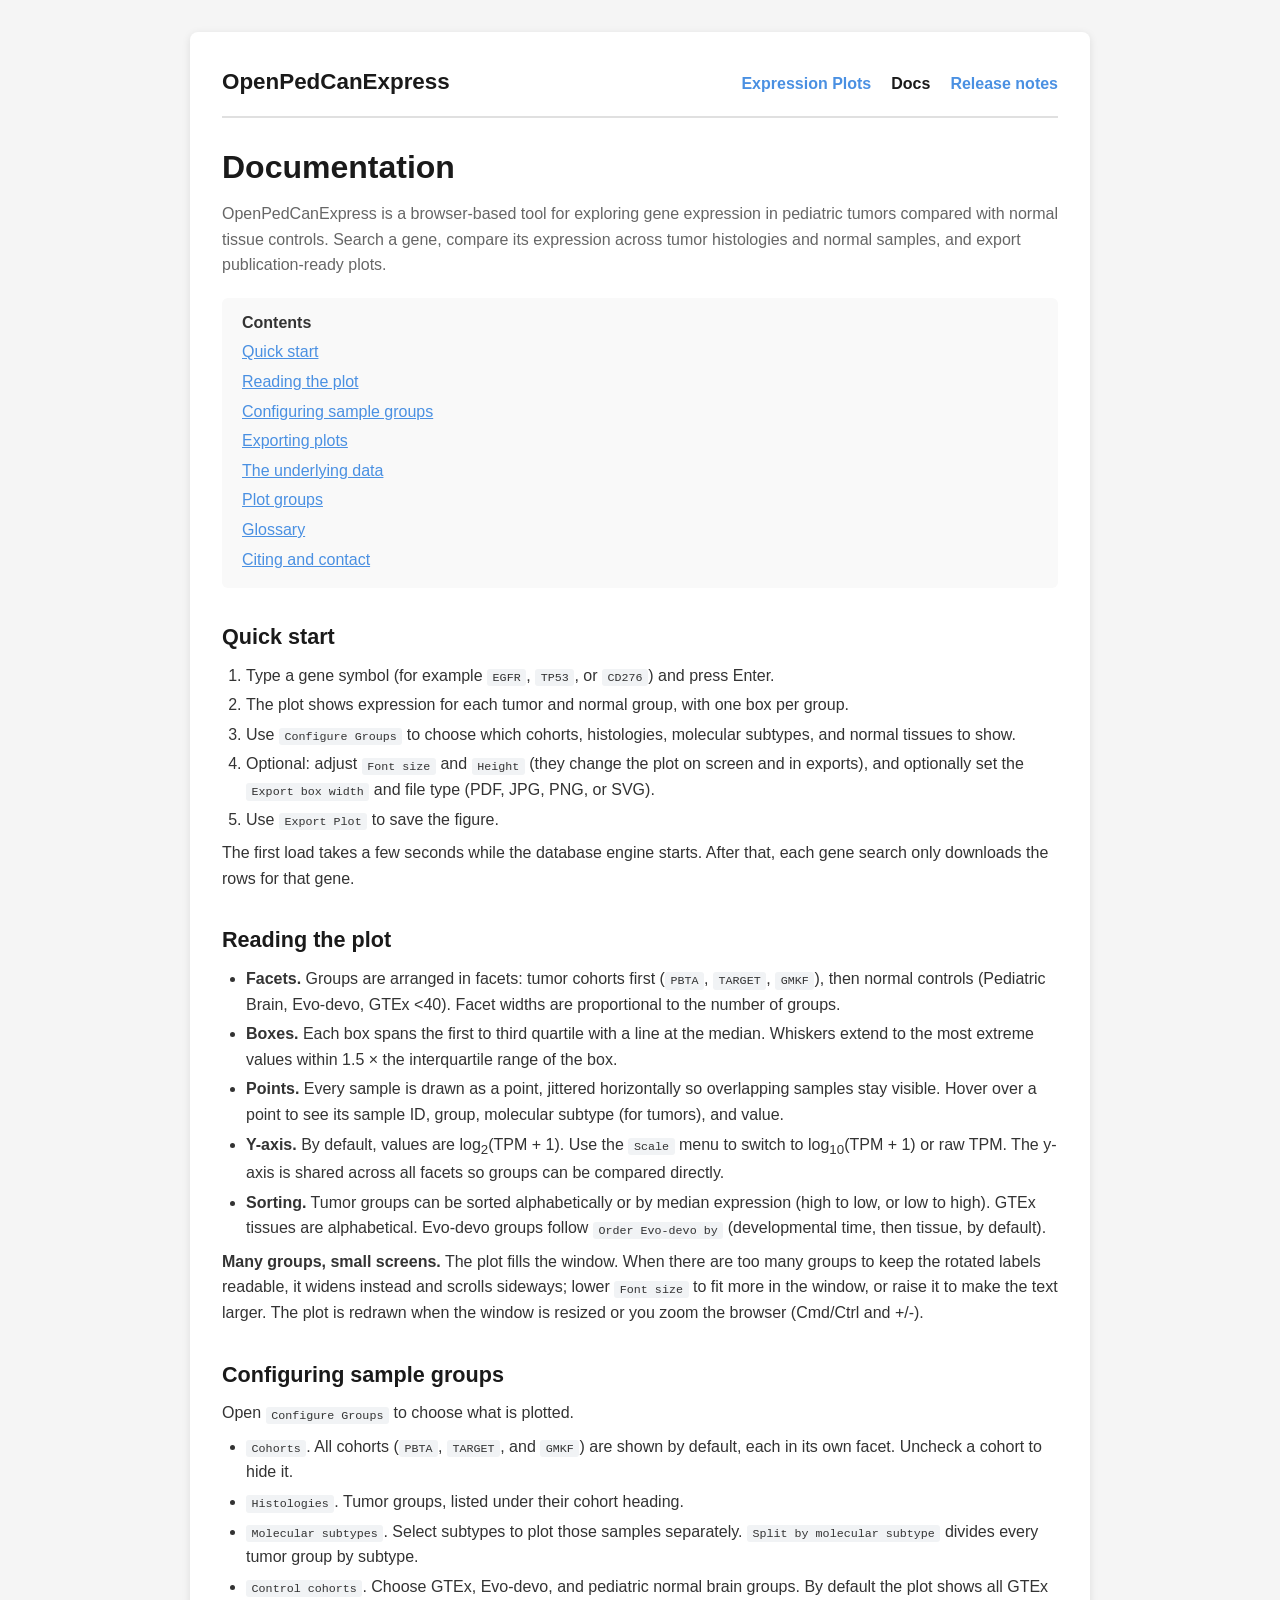
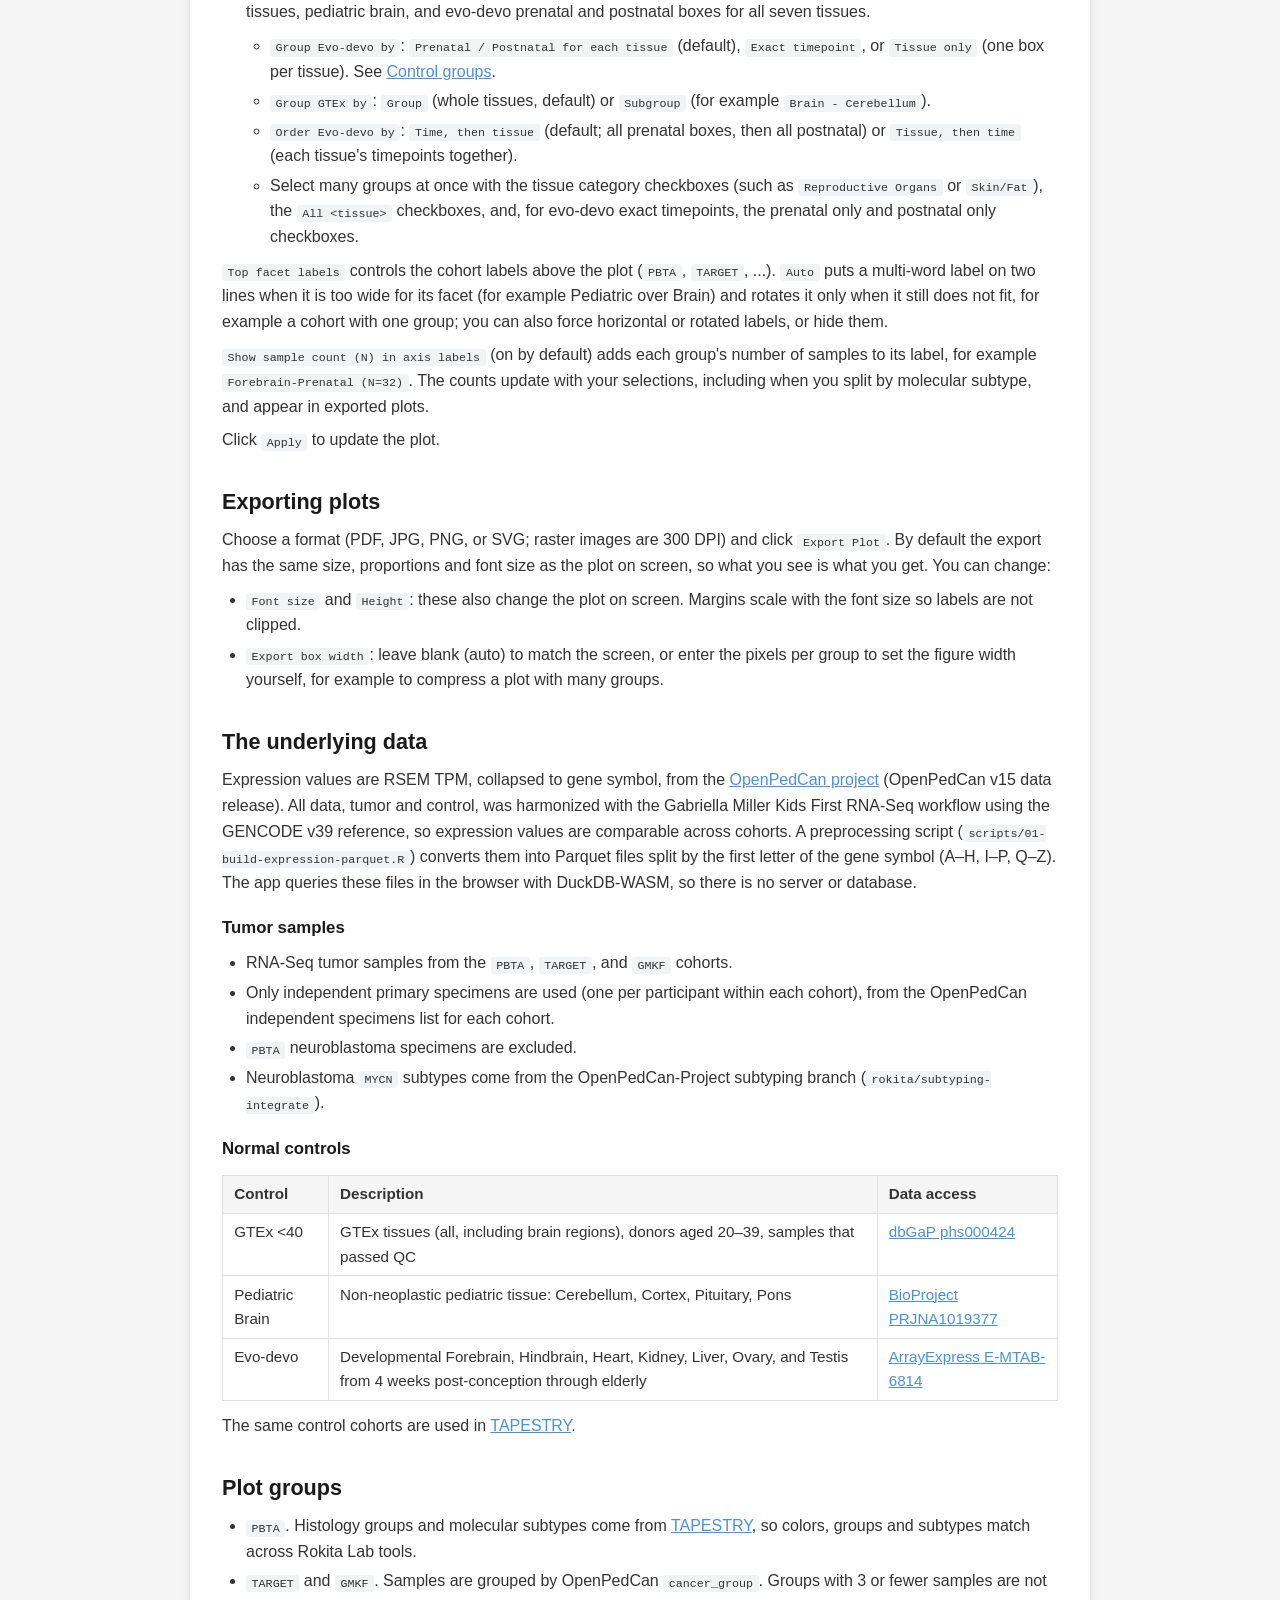
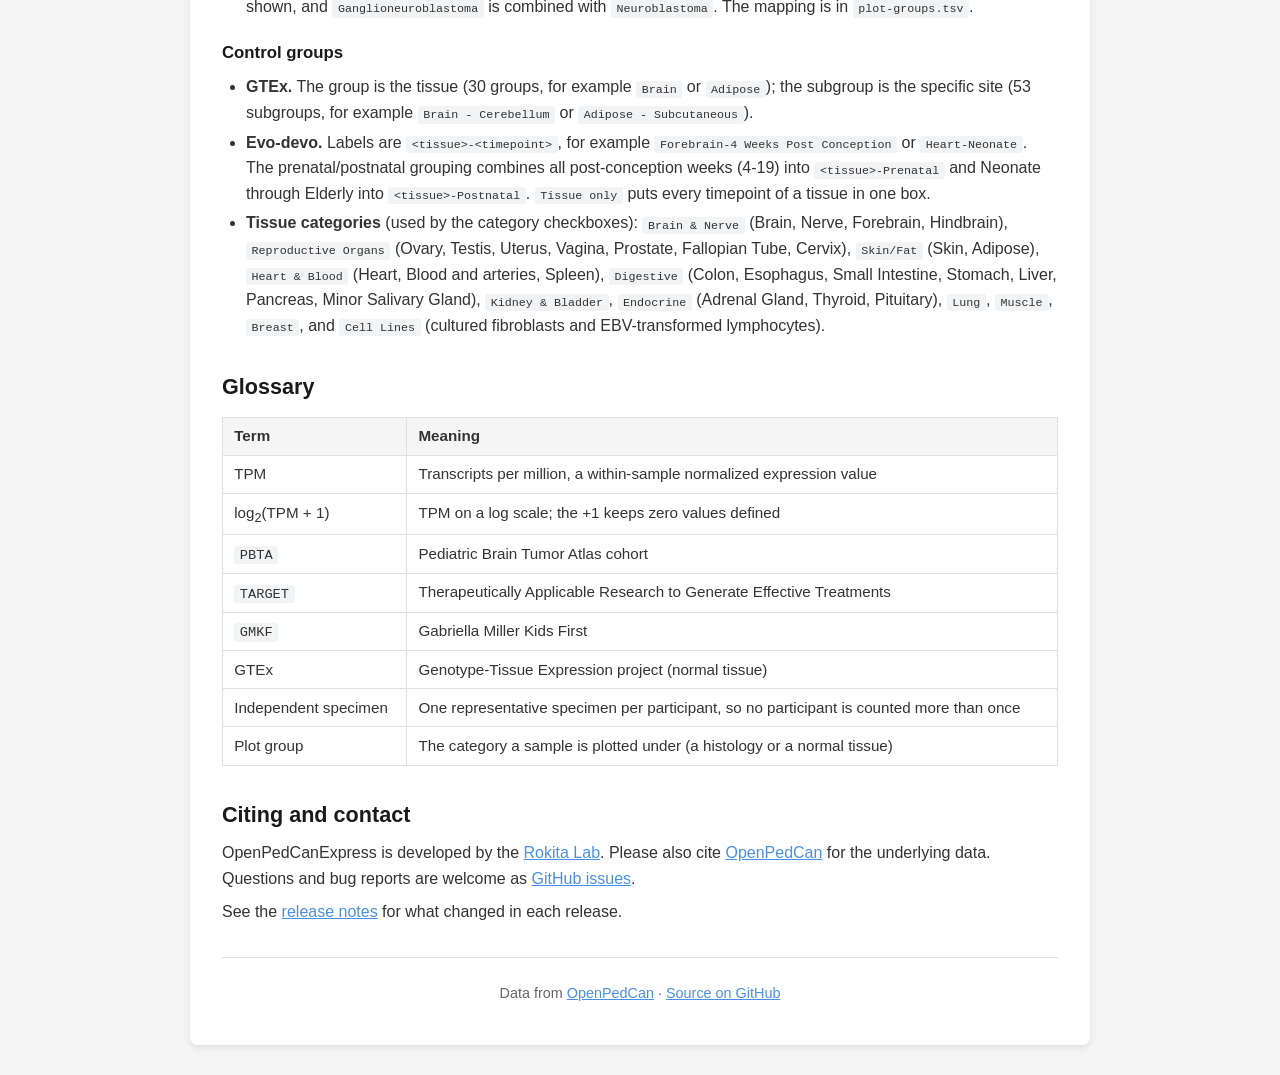
<file: docs.html>
<!DOCTYPE html>
<html lang="en">
<head>
  <meta charset="UTF-8">
  <meta name="viewport" content="width=device-width, initial-scale=1.0">
  <title>Documentation — OpenPedCanExpress</title>
  <link rel="stylesheet" href="docs-style.css">
</head>
<body>
  <div class="container">
    <nav class="site-nav">
      <a class="brand" href="./">OpenPedCanExpress</a>
      <a href="./">Expression Plots</a>
      <a class="active" href="docs.html">Docs</a>
      <a href="release-notes.html">Release notes</a>
    </nav>

    <h1>Documentation</h1>
    <p class="lead">OpenPedCanExpress is a browser-based tool for exploring gene expression in
      pediatric tumors compared with normal tissue controls. Search a gene, compare its expression
      across tumor histologies and normal samples, and export publication-ready plots.</p>

    <div class="toc">
      <strong>Contents</strong>
      <ul>
        <li><a href="#quick-start">Quick start</a></li>
        <li><a href="#plot">Reading the plot</a></li>
        <li><a href="#configure">Configuring sample groups</a></li>
        <li><a href="#export">Exporting plots</a></li>
        <li><a href="#data">The underlying data</a></li>
        <li><a href="#groups">Plot groups</a></li>
        <li><a href="#glossary">Glossary</a></li>
        <li><a href="#cite">Citing and contact</a></li>
      </ul>
    </div>

    <h2 id="quick-start">Quick start</h2>
    <ol>
      <li>Type a gene symbol (for example <code>EGFR</code>, <code>TP53</code>, or <code>CD276</code>) and press Enter.</li>
      <li>The plot shows expression for each tumor and normal group, with one box per group.</li>
      <li>Use <code>Configure Groups</code> to choose which cohorts, histologies, molecular subtypes, and normal tissues to show.</li>
      <li>Optional: adjust <code>Font size</code> and <code>Height</code> (they change the plot on screen and in exports), and optionally set the <code>Export box width</code> and file type (PDF, JPG, PNG, or SVG).</li>
      <li>Use <code>Export Plot</code> to save the figure.</li>
    </ol>
    <p>The first load takes a few seconds while the database engine starts. After that, each gene search only downloads the rows for that gene.</p>

    <h2 id="plot">Reading the plot</h2>
    <ul>
      <li><strong>Facets.</strong> Groups are arranged in facets: tumor cohorts first (<code>PBTA</code>, <code>TARGET</code>, <code>GMKF</code>), then normal controls (Pediatric Brain, Evo-devo, GTEx &lt;40). Facet widths are proportional to the number of groups.</li>
      <li><strong>Boxes.</strong> Each box spans the first to third quartile with a line at the median. Whiskers extend to the most extreme values within 1.5 × the interquartile range of the box.</li>
      <li><strong>Points.</strong> Every sample is drawn as a point, jittered horizontally so overlapping samples stay visible. Hover over a point to see its sample ID, group, molecular subtype (for tumors), and value.</li>
      <li><strong>Y-axis.</strong> By default, values are log<sub>2</sub>(TPM + 1). Use the <code>Scale</code> menu to switch to log<sub>10</sub>(TPM + 1) or raw TPM. The y-axis is shared across all facets so groups can be compared directly.</li>
      <li><strong>Sorting.</strong> Tumor groups can be sorted alphabetically or by median expression (high to low, or low to high). GTEx tissues are alphabetical. Evo-devo groups follow <code>Order Evo-devo by</code> (developmental time, then tissue, by default).</li>
    </ul>

    <p><strong>Many groups, small screens.</strong> The plot fills the window. When there are too many groups to keep the rotated labels readable, it widens instead and scrolls sideways; lower <code>Font size</code> to fit more in the window, or raise it to make the text larger. The plot is redrawn when the window is resized or you zoom the browser (Cmd/Ctrl and +/-).</p>

    <h2 id="configure">Configuring sample groups</h2>
    <p>Open <code>Configure Groups</code> to choose what is plotted.</p>
    <ul>
      <li><code>Cohorts</code>. All cohorts (<code>PBTA</code>, <code>TARGET</code>, and <code>GMKF</code>) are shown by default, each in its own facet. Uncheck a cohort to hide it.</li>
      <li><code>Histologies</code>. Tumor groups, listed under their cohort heading.</li>
      <li><code>Molecular subtypes</code>. Select subtypes to plot those samples separately. <code>Split by molecular subtype</code> divides every tumor group by subtype.</li>
      <li><code>Control cohorts</code>. Choose GTEx, Evo-devo, and pediatric normal brain groups. By default the plot shows all GTEx tissues, pediatric brain, and evo-devo prenatal and postnatal boxes for all seven tissues.
        <ul>
          <li><code>Group Evo-devo by</code>: <code>Prenatal / Postnatal for each tissue</code> (default), <code>Exact timepoint</code>, or <code>Tissue only</code> (one box per tissue). See <a href="#control-groups">Control groups</a>.</li>
          <li><code>Group GTEx by</code>: <code>Group</code> (whole tissues, default) or <code>Subgroup</code> (for example <code>Brain - Cerebellum</code>).</li>
          <li><code>Order Evo-devo by</code>: <code>Time, then tissue</code> (default; all prenatal boxes, then all postnatal) or <code>Tissue, then time</code> (each tissue's timepoints together).</li>
          <li>Select many groups at once with the tissue category checkboxes (such as <code>Reproductive Organs</code> or <code>Skin/Fat</code>), the <code>All &lt;tissue&gt;</code> checkboxes, and, for evo-devo exact timepoints, the prenatal only and postnatal only checkboxes.</li>
        </ul>
      </li>
    </ul>
    <p><code>Top facet labels</code> controls the cohort labels above the plot (<code>PBTA</code>, <code>TARGET</code>, ...). <code>Auto</code> puts a multi-word label on two lines when it is too wide for its facet (for example Pediatric over Brain) and rotates it only when it still does not fit, for example a cohort with one group; you can also force horizontal or rotated labels, or hide them.</p>
    <p><code>Show sample count (N) in axis labels</code> (on by default) adds each group's number of samples to its label, for example <code>Forebrain-Prenatal (N=32)</code>. The counts update with your selections, including when you split by molecular subtype, and appear in exported plots.</p>
    <p>Click <code>Apply</code> to update the plot.</p>

    <h2 id="export">Exporting plots</h2>
    <p>Choose a format (PDF, JPG, PNG, or SVG; raster images are 300 DPI) and click <code>Export Plot</code>. By default the export has the same size, proportions and font size as the plot on screen, so what you see is what you get. You can change:</p>
    <ul>
      <li><code>Font size</code> and <code>Height</code>: these also change the plot on screen. Margins scale with the font size so labels are not clipped.</li>
      <li><code>Export box width</code>: leave blank (auto) to match the screen, or enter the pixels per group to set the figure width yourself, for example to compress a plot with many groups.</li>
    </ul>

    <h2 id="data">The underlying data</h2>
    <p>Expression values are RSEM TPM, collapsed to gene symbol, from the
      <a href="https://github.com/rokitalab/OpenPedCan-Project-CNH" target="_blank" rel="noopener">OpenPedCan project</a>
      (OpenPedCan v15 data release).
      All data, tumor and control, was harmonized with the Gabriella Miller Kids First RNA-Seq workflow using the GENCODE v39 reference, so expression values are comparable across cohorts.
      A preprocessing script (<code>scripts/01-build-expression-parquet.R</code>) converts them into Parquet files split by the first letter of the gene symbol (A–H, I–P, Q–Z). The app queries these files in the browser with DuckDB-WASM, so there is no server or database.</p>

    <h3>Tumor samples</h3>
    <ul>
      <li>RNA-Seq tumor samples from the <code>PBTA</code>, <code>TARGET</code>, and <code>GMKF</code> cohorts.</li>
      <li>Only independent primary specimens are used (one per participant within each cohort), from the OpenPedCan independent specimens list for each cohort.</li>
      <li><code>PBTA</code> neuroblastoma specimens are excluded.</li>
      <li>Neuroblastoma <code>MYCN</code> subtypes come from the OpenPedCan-Project subtyping branch (<code>rokita/subtyping-integrate</code>).</li>
    </ul>

    <h3>Normal controls</h3>
    <table>
      <tr><th>Control</th><th>Description</th><th>Data access</th></tr>
      <tr><td>GTEx &lt;40</td><td>GTEx tissues (all, including brain regions), donors aged 20–39, samples that passed QC</td>
        <td><a href="https://www.ncbi.nlm.nih.gov/projects/gap/cgi-bin/study.cgi?study_id=phs000424.v11.p2" target="_blank" rel="noopener">dbGaP phs000424</a></td></tr>
      <tr><td>Pediatric Brain</td><td>Non-neoplastic pediatric tissue: Cerebellum, Cortex, Pituitary, Pons</td>
        <td><a href="https://www.ncbi.nlm.nih.gov/bioproject/PRJNA1019377" target="_blank" rel="noopener">BioProject PRJNA1019377</a></td></tr>
      <tr><td>Evo-devo</td><td>Developmental Forebrain, Hindbrain, Heart, Kidney, Liver, Ovary, and Testis from 4 weeks post-conception through elderly</td>
        <td><a href="https://www.ebi.ac.uk/biostudies/arrayexpress/studies/E-MTAB-6814" target="_blank" rel="noopener">ArrayExpress E-MTAB-6814</a></td></tr>
    </table>
    <p>The same control cohorts are used in <a href="https://tapestry.rokitalab.com" target="_blank" rel="noopener">TAPESTRY</a>.</p>

    <h2 id="groups">Plot groups</h2>
    <ul>
      <li><code>PBTA</code>. Histology groups and molecular subtypes come from <a href="https://tapestry.rokitalab.com" target="_blank" rel="noopener">TAPESTRY</a>, so colors, groups and subtypes match across Rokita Lab tools.</li>
      <li><code>TARGET</code> and <code>GMKF</code>. Samples are grouped by OpenPedCan <code>cancer_group</code>. Groups with 3 or fewer samples are not shown, and <code>Ganglioneuroblastoma</code> is combined with <code>Neuroblastoma</code>. The mapping is in <code>plot-groups.tsv</code>.</li>
    </ul>

    <h3 id="control-groups">Control groups</h3>
    <ul>
      <li><strong>GTEx.</strong> The group is the tissue (30 groups, for example <code>Brain</code> or <code>Adipose</code>); the subgroup is the specific site (53 subgroups, for example <code>Brain - Cerebellum</code> or <code>Adipose - Subcutaneous</code>).</li>
      <li><strong>Evo-devo.</strong> Labels are <code>&lt;tissue&gt;-&lt;timepoint&gt;</code>, for example <code>Forebrain-4 Weeks Post Conception</code> or <code>Heart-Neonate</code>. The prenatal/postnatal grouping combines all post-conception weeks (4-19) into <code>&lt;tissue&gt;-Prenatal</code> and Neonate through Elderly into <code>&lt;tissue&gt;-Postnatal</code>. <code>Tissue only</code> puts every timepoint of a tissue in one box.</li>
      <li><strong>Tissue categories</strong> (used by the category checkboxes):
        <code>Brain &amp; Nerve</code> (Brain, Nerve, Forebrain, Hindbrain),
        <code>Reproductive Organs</code> (Ovary, Testis, Uterus, Vagina, Prostate, Fallopian Tube, Cervix),
        <code>Skin/Fat</code> (Skin, Adipose),
        <code>Heart &amp; Blood</code> (Heart, Blood and arteries, Spleen),
        <code>Digestive</code> (Colon, Esophagus, Small Intestine, Stomach, Liver, Pancreas, Minor Salivary Gland),
        <code>Kidney &amp; Bladder</code>, <code>Endocrine</code> (Adrenal Gland, Thyroid, Pituitary), <code>Lung</code>, <code>Muscle</code>, <code>Breast</code>, and <code>Cell Lines</code> (cultured fibroblasts and EBV-transformed lymphocytes).</li>
    </ul>

    <h2 id="glossary">Glossary</h2>
    <table>
      <tr><th>Term</th><th>Meaning</th></tr>
      <tr><td>TPM</td><td>Transcripts per million, a within-sample normalized expression value</td></tr>
      <tr><td>log<sub>2</sub>(TPM + 1)</td><td>TPM on a log scale; the +1 keeps zero values defined</td></tr>
      <tr><td><code>PBTA</code></td><td>Pediatric Brain Tumor Atlas cohort</td></tr>
      <tr><td><code>TARGET</code></td><td>Therapeutically Applicable Research to Generate Effective Treatments</td></tr>
      <tr><td><code>GMKF</code></td><td>Gabriella Miller Kids First</td></tr>
      <tr><td>GTEx</td><td>Genotype-Tissue Expression project (normal tissue)</td></tr>
      <tr><td>Independent specimen</td><td>One representative specimen per participant, so no participant is counted more than once</td></tr>
      <tr><td>Plot group</td><td>The category a sample is plotted under (a histology or a normal tissue)</td></tr>
    </table>

    <h2 id="cite">Citing and contact</h2>
    <p>OpenPedCanExpress is developed by the <a href="https://rokitalab.com" target="_blank" rel="noopener">Rokita Lab</a>. Please also cite
      <a href="https://github.com/rokitalab/OpenPedCan-Project-CNH" target="_blank" rel="noopener">OpenPedCan</a> for the underlying data.
      Questions and bug reports are welcome as <a href="https://github.com/rokitalab/OpenPedCanExpress/issues" target="_blank" rel="noopener">GitHub issues</a>.</p>
    <p>See the <a href="release-notes.html">release notes</a> for what changed in each release.</p>

    <footer>
      <p>
        Data from <a href="https://github.com/rokitalab/OpenPedCan-Project-CNH" target="_blank" rel="noopener">OpenPedCan</a> ·
        <a href="https://github.com/rokitalab/OpenPedCanExpress" target="_blank" rel="noopener">Source on GitHub</a>
      </p>
    </footer>
  </div>
</body>
</html>
</file>
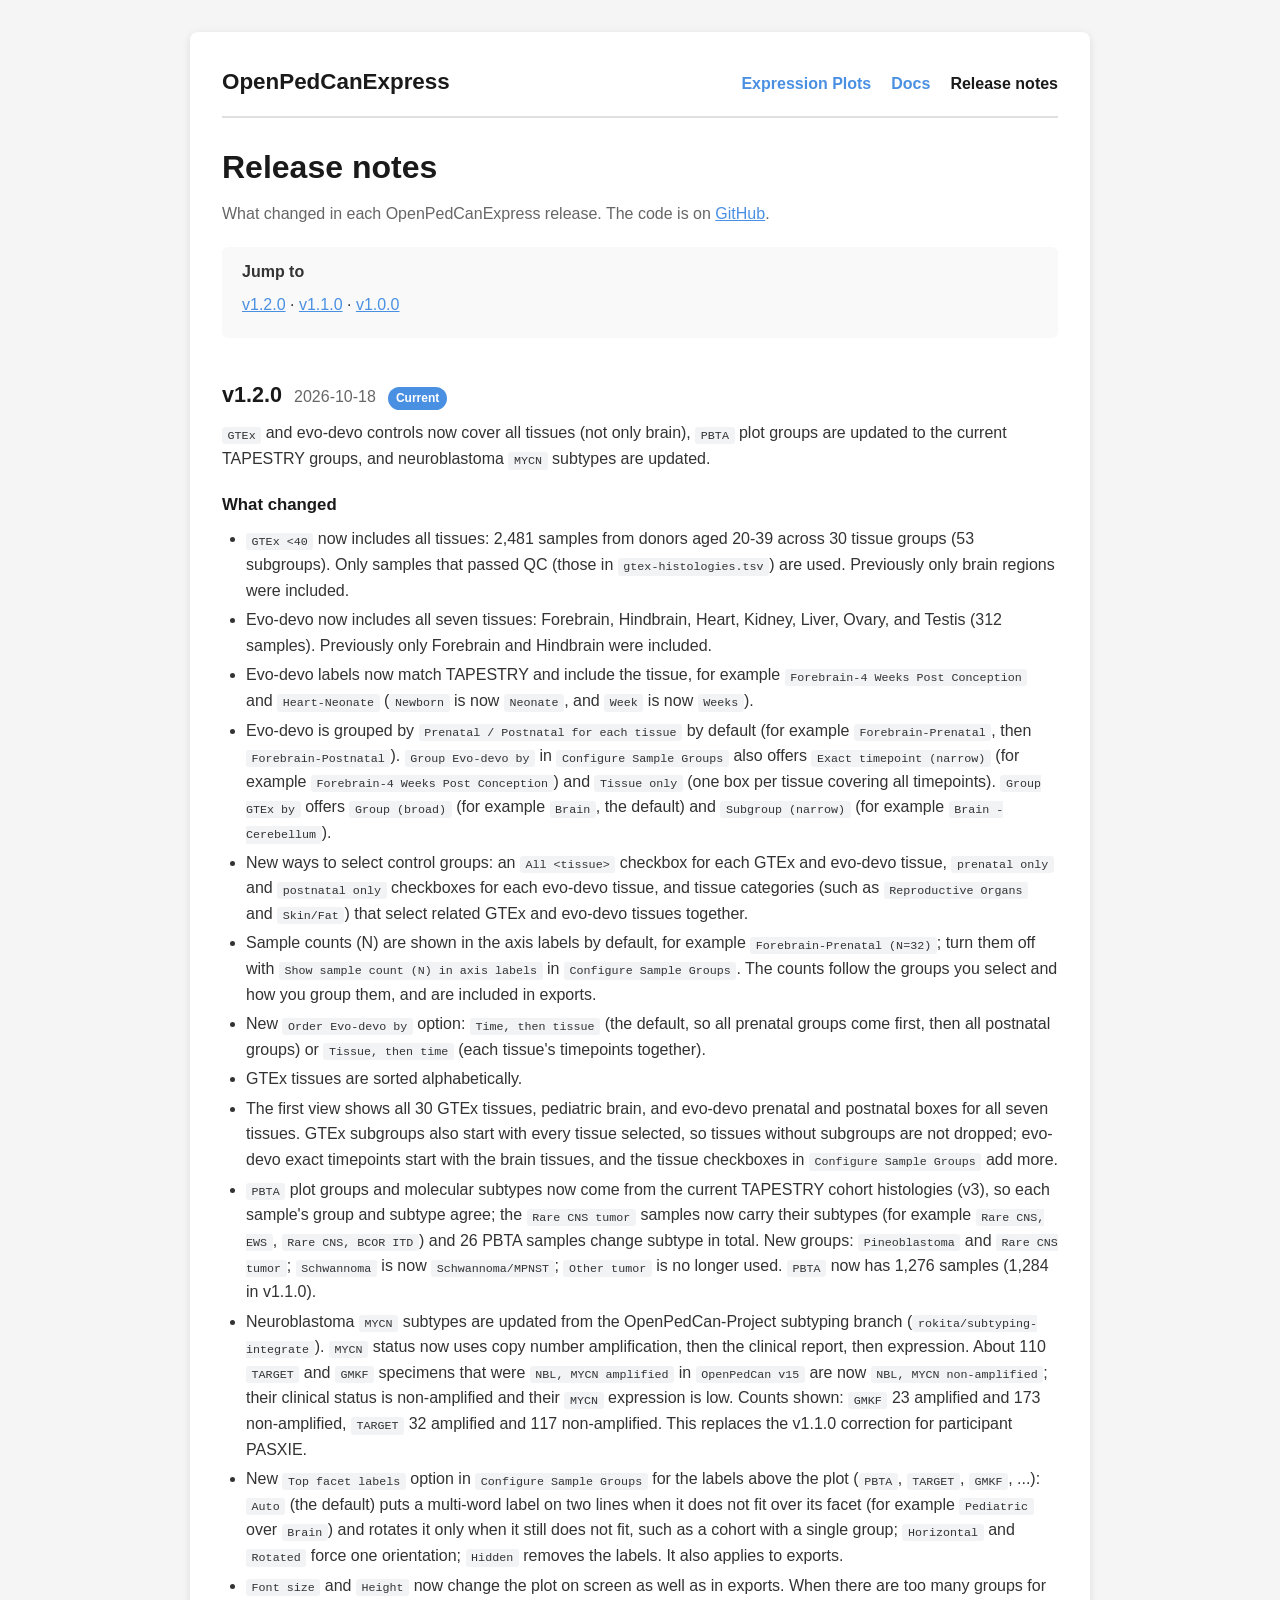
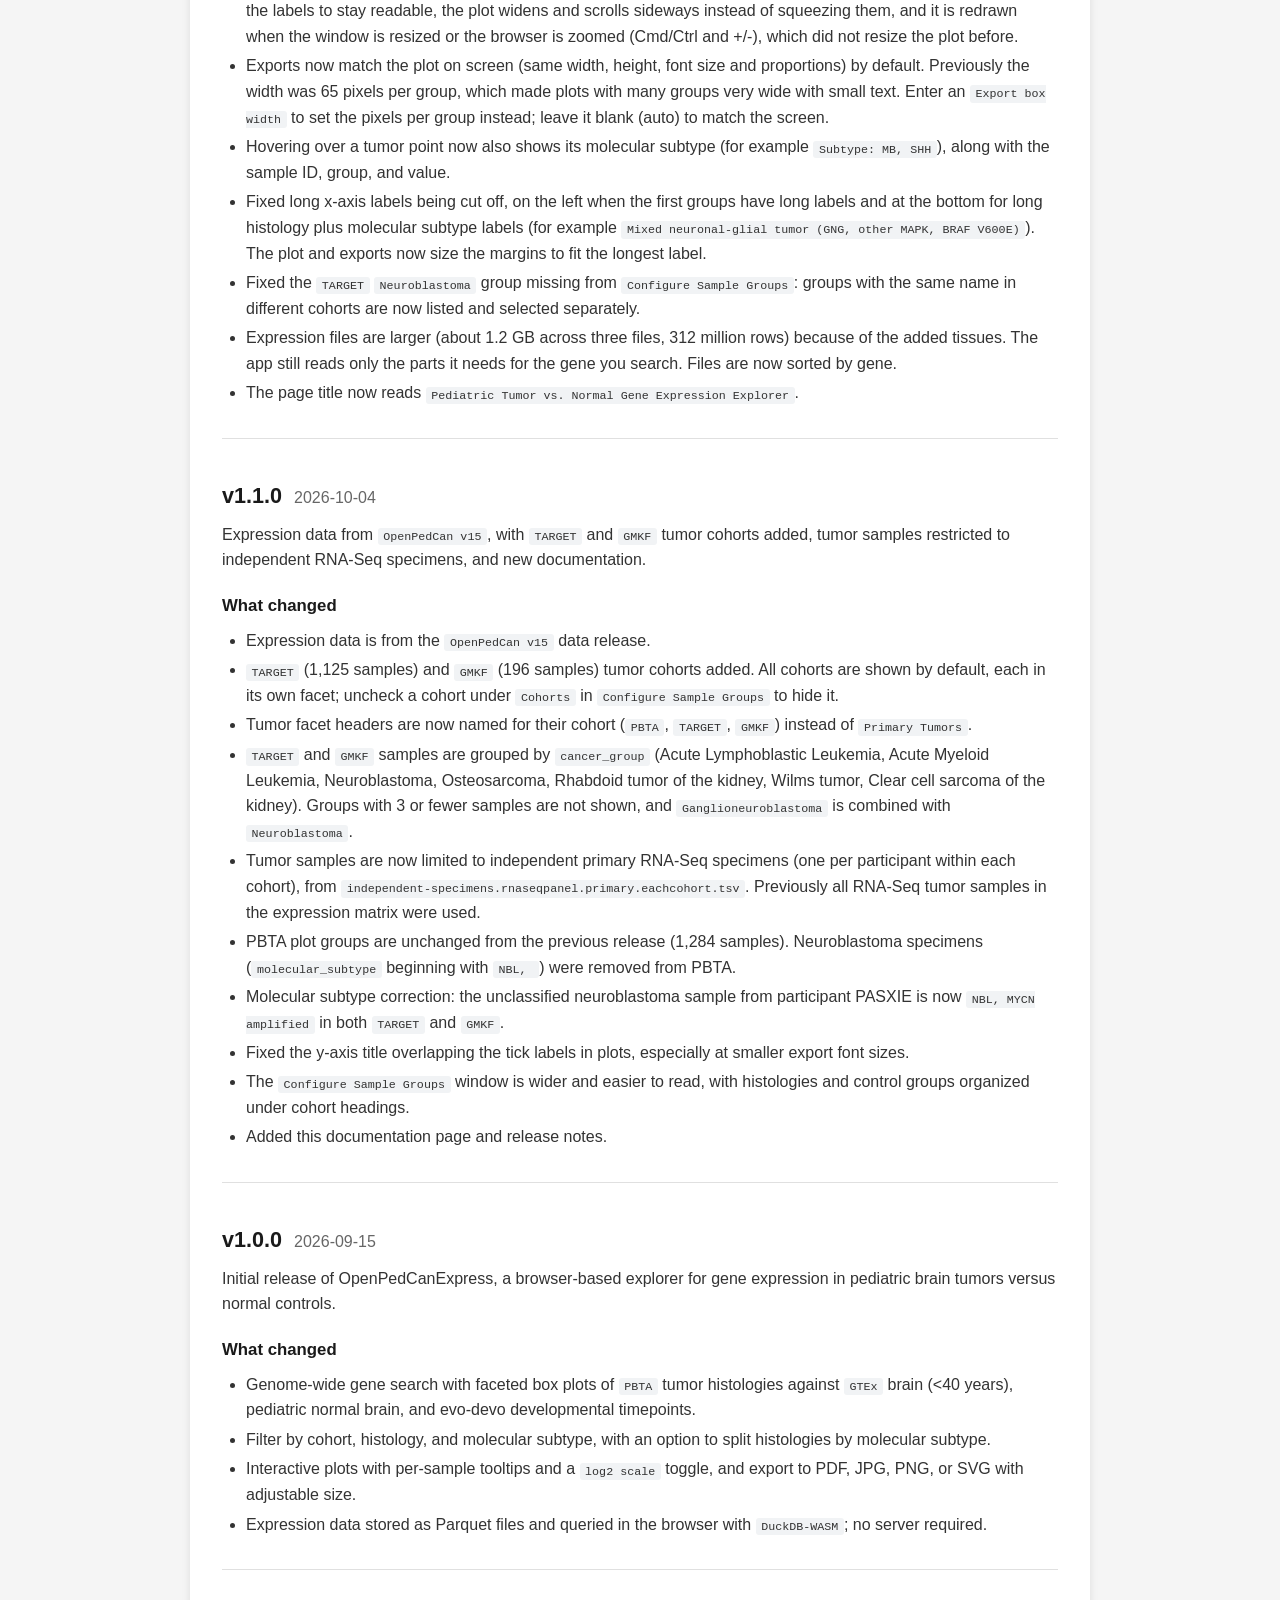
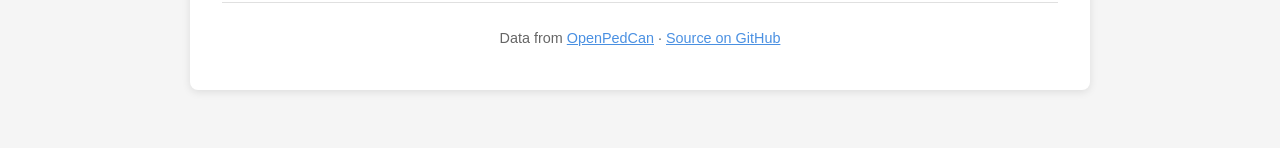
<file: release-notes.html>
<!DOCTYPE html>
<html lang="en">
<head>
  <meta charset="UTF-8">
  <meta name="viewport" content="width=device-width, initial-scale=1.0">
  <title>Release notes — OpenPedCanExpress</title>
  <link rel="stylesheet" href="docs-style.css">
</head>
<body>
  <div class="container">
    <nav class="site-nav">
      <a class="brand" href="./">OpenPedCanExpress</a>
      <a href="./">Expression Plots</a>
      <a href="docs.html">Docs</a>
      <a class="active" href="release-notes.html">Release notes</a>
    </nav>

    <h1>Release notes</h1>
    <p class="lead">What changed in each OpenPedCanExpress release. The code is on
      <a href="https://github.com/rokitalab/OpenPedCanExpress" target="_blank" rel="noopener">GitHub</a>.</p>

    <div class="toc">
      <strong>Jump to</strong>
      <p id="jump"></p>
    </div>

    <div id="releases"></div>

    <footer>
      <p>
        Data from <a href="https://github.com/rokitalab/OpenPedCan-Project-CNH" target="_blank" rel="noopener">OpenPedCan</a> ·
        <a href="https://github.com/rokitalab/OpenPedCanExpress" target="_blank" rel="noopener">Source on GitHub</a>
      </p>
    </footer>
  </div>

  <script type="module">
    import { RELEASES } from './releases.js';

    const el = (tag, props = {}, ...kids) => {
      const node = Object.assign(document.createElement(tag), props);
      kids.forEach((k) => node.append(k));
      return node;
    };

    // Render `backticked` text as <code>
    const rich = (text) => {
      const frag = document.createDocumentFragment();
      text.split('`').forEach((part, i) => {
        if (!part) return;
        frag.append(i % 2 ? el('code', { textContent: part }) : part);
      });
      return frag;
    };

    const jump = document.getElementById('jump');
    RELEASES.forEach((r, i) => {
      if (i > 0) jump.append(' · ');
      jump.append(el('a', { href: `#${r.version}`, textContent: r.version }));
    });

    const root = document.getElementById('releases');
    RELEASES.forEach((r) => {
      const head = el('div', { className: 'release-head' }, el('h2', { textContent: r.version }));
      if (r.date) head.append(el('span', { className: 'release-date', textContent: r.date }));
      if (r.current) head.append(el('span', { className: 'badge', textContent: 'Current' }));

      const section = el('section', { className: 'release', id: r.version }, head);
      if (r.summary) section.append(el('p', {}, rich(r.summary)));
      if (r.changes) {
        section.append(el('h3', { textContent: 'What changed' }));
        section.append(el('ul', {}, ...r.changes.map((c) => el('li', {}, rich(c)))));
      }
      root.append(section);
    });
  </script>
</body>
</html>
</file>
<file: docs-style.css>
* { box-sizing: border-box; margin: 0; padding: 0; }

body {
  font-family: -apple-system, BlinkMacSystemFont, "Segoe UI", Roboto, "Helvetica Neue", Arial, sans-serif;
  line-height: 1.6;
  color: #333;
  background: #f5f5f5;
  padding: 2rem 1rem;
}

.container {
  max-width: 900px;
  margin: 0 auto;
  background: white;
  border-radius: 8px;
  box-shadow: 0 2px 8px rgba(0, 0, 0, 0.1);
  padding: 2rem;
}

.site-nav {
  display: flex;
  gap: 1.25rem;
  flex-wrap: wrap;
  align-items: baseline;
  border-bottom: 2px solid #e0e0e0;
  padding-bottom: 1rem;
  margin-bottom: 1.5rem;
}

.site-nav .brand { font-size: 1.4rem; font-weight: 800; color: #1a1a1a; text-decoration: none; margin-right: auto; }
.site-nav a { color: #4a90e2; text-decoration: none; font-weight: 600; }
.site-nav a:hover { text-decoration: underline; }
.site-nav a.active { color: #1a1a1a; }

h1 { font-size: 2rem; font-weight: 800; color: #1a1a1a; margin-bottom: 0.5rem; }
h2 { font-size: 1.35rem; font-weight: 700; color: #1a1a1a; margin: 2rem 0 0.5rem; scroll-margin-top: 1rem; }
h3 { font-size: 1.05rem; font-weight: 700; color: #1a1a1a; margin: 1.25rem 0 0.4rem; }
p { margin: 0.5rem 0; }
ul, ol { margin: 0.5rem 0 0.5rem 1.5rem; }
li { margin: 0.25rem 0; }
a { color: #4a90e2; }
code { background: #f1f3f5; padding: 0.1rem 0.35rem; border-radius: 3px; font-size: 0.9em; }
.lead { color: #666; }

.toc { background: #f9f9f9; border-radius: 6px; padding: 0.75rem 1.25rem; margin: 1.25rem 0; }
.toc ul { list-style: none; margin: 0.25rem 0 0; }

table { border-collapse: collapse; width: 100%; margin: 0.75rem 0; font-size: 0.95rem; }
th, td { border: 1px solid #e0e0e0; padding: 0.4rem 0.7rem; text-align: left; vertical-align: top; }
th { background: #f5f5f5; }

.release { margin-top: 2.5rem; padding-bottom: 1.5rem; border-bottom: 1px solid #e0e0e0; scroll-margin-top: 1rem; }
.release-head { display: flex; align-items: baseline; gap: 0.75rem; flex-wrap: wrap; }
.release-head h2 { margin: 0; }
.release-date { color: #666; }
.badge { background: #4a90e2; color: white; font-size: 0.75rem; font-weight: 700; padding: 0.1rem 0.5rem; border-radius: 999px; }

footer { margin-top: 2rem; padding-top: 1rem; border-top: 1px solid #e0e0e0; text-align: center; font-size: 0.9rem; color: #666; }
</file>
